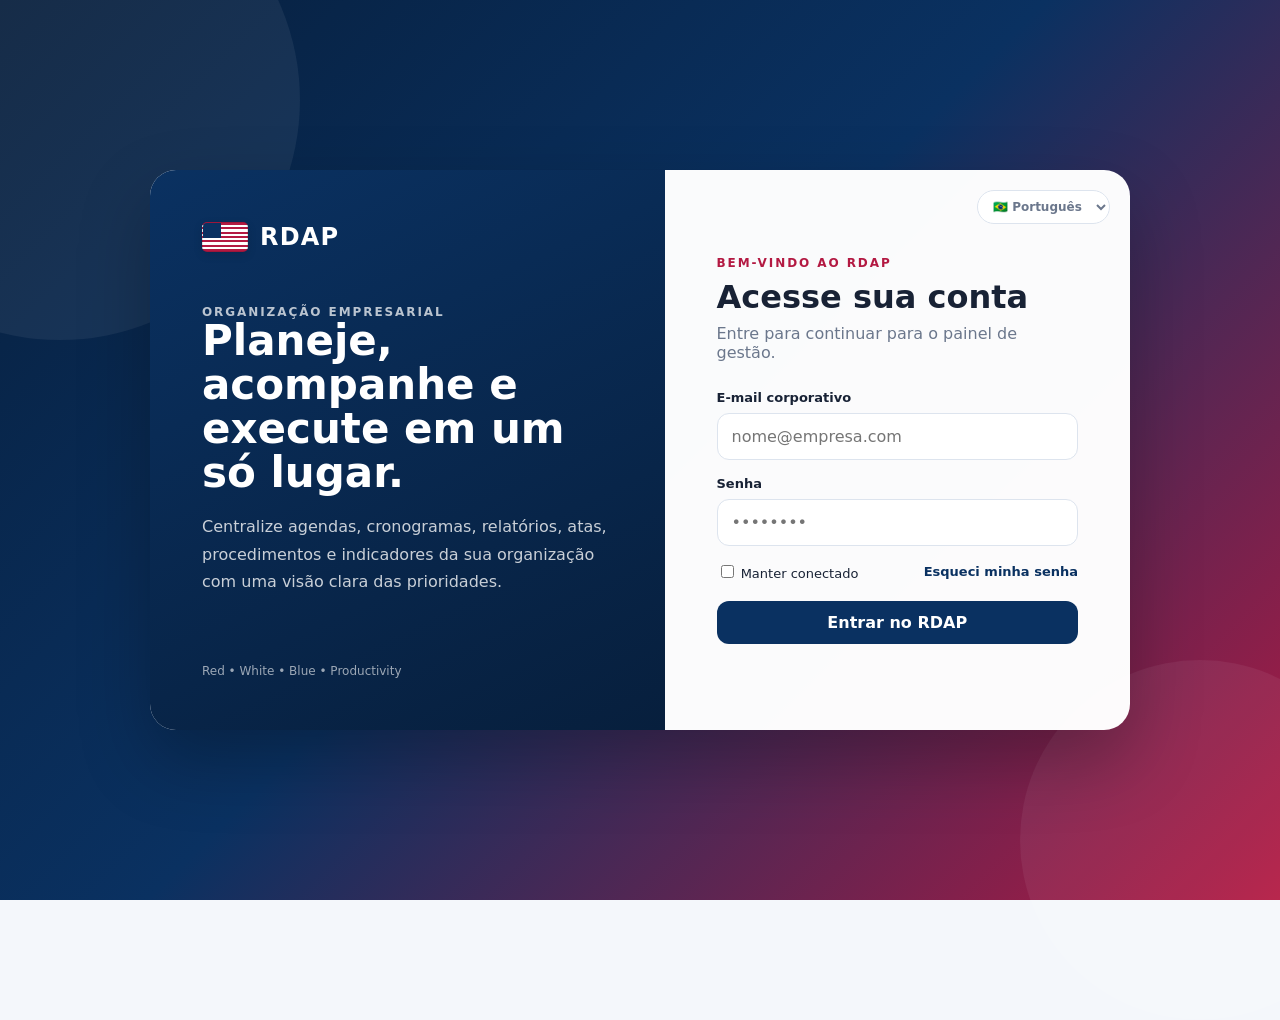
<file: index.html>
<!doctype html><html lang="pt-BR"><head><meta charset="utf-8"><meta name="viewport" content="width=device-width,initial-scale=1"><title>Entrar | RDAP</title><link rel="stylesheet" href="styles.css"></head><body class="login-body"><div class="login-card"><section class="login-hero"><div class="brand big"><div class="flag-logo"></div><span>RDAP</span></div><div class="hero-copy"><div class="eyebrow" style="color:#fff;opacity:.72">Organização empresarial</div><h1>Planeje, acompanhe e execute em um só lugar.</h1><p>Centralize agendas, cronogramas, relatórios, atas, procedimentos e indicadores da sua organização com uma visão clara das prioridades.</p></div><div style="font-size:12px;color:rgba(255,255,255,.6)">Red • White • Blue • Productivity</div></section><section class="login-form" style="position:relative"><div style="position:absolute;top:20px;right:20px"><select data-rdap-lang class="pill" style="cursor:pointer;font-weight:700"><option value="pt">🇧🇷 Português</option><option value="es">🇪🇸 Español</option><option value="en">🇺🇸 English</option></select></div><div class="eyebrow">Bem-vindo ao RDAP</div><h2>Acesse sua conta</h2><p>Entre para continuar para o painel de gestão.</p><form onsubmit="event.preventDefault();location.href='dashboard.html'"><div class="field"><label>E-mail corporativo</label><input type="email" placeholder="nome@empresa.com" required></div><div class="field"><label>Senha</label><input type="password" placeholder="••••••••" required></div><div style="display:flex;justify-content:space-between;gap:10px;align-items:center;margin:2px 0 20px;font-size:13px"><label><input type="checkbox"> Manter conectado</label><a href="#" style="color:var(--navy);font-weight:700">Esqueci minha senha</a></div><button class="btn btn-primary" style="width:100%">Entrar no RDAP</button></form></section></div><script src="app.js?v=20260920-2"></script></body></html>
</file>
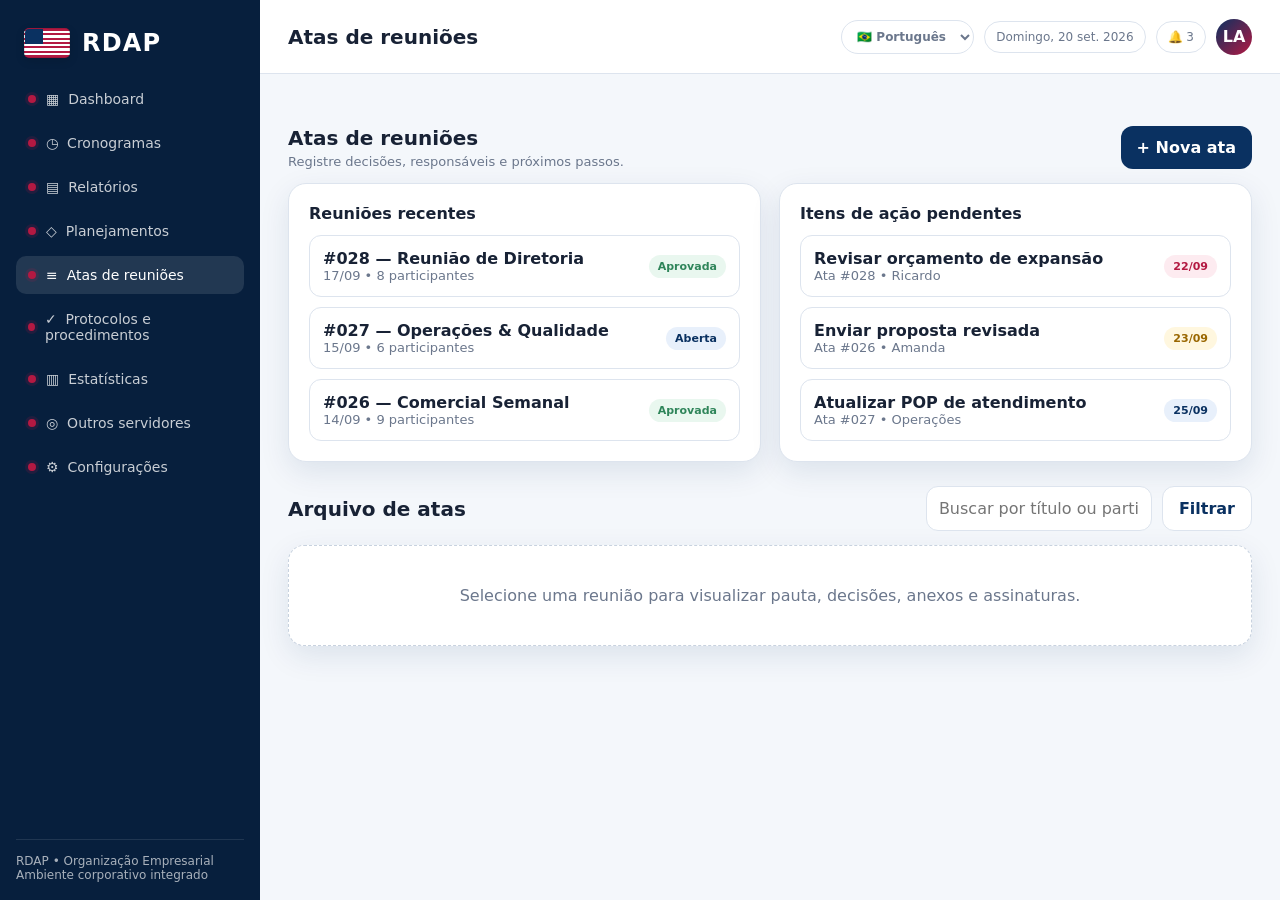
<file: atas-reunioes.html>
<!doctype html><html lang="pt-BR"><head><meta charset="utf-8"><meta name="viewport" content="width=device-width,initial-scale=1"><title>Atas de reuniões | RDAP</title><link rel="stylesheet" href="styles.css"></head><body>
<div class="app"><aside class="sidebar"><div class="brand big"><div class="flag-logo"></div><span>RDAP</span></div><nav class="nav"><a href="dashboard.html" class="" data-close-sidebar><span class="dot"></span><span>▦&nbsp; Dashboard</span></a><a href="cronogramas.html" class="" data-close-sidebar><span class="dot"></span><span>◷&nbsp; Cronogramas</span></a><a href="relatorios.html" class="" data-close-sidebar><span class="dot"></span><span>▤&nbsp; Relatórios</span></a><a href="planejamentos.html" class="" data-close-sidebar><span class="dot"></span><span>◇&nbsp; Planejamentos</span></a><a href="atas-reunioes.html" class="active" data-close-sidebar><span class="dot"></span><span>≡&nbsp; Atas de reuniões</span></a><a href="protocolos-procedimentos.html" class="" data-close-sidebar><span class="dot"></span><span>✓&nbsp; Protocolos e procedimentos</span></a><a href="estatisticas.html" class="" data-close-sidebar><span class="dot"></span><span>▥&nbsp; Estatísticas</span></a><a href="outros-servidores.html" class="" data-close-sidebar><span class="dot"></span><span>◎&nbsp; Outros servidores</span></a><a href="configuracoes.html" class="" data-close-sidebar><span class="dot"></span><span>⚙&nbsp; Configurações</span></a></nav><div class="sidebar-footer">RDAP • Organização Empresarial<br>Ambiente corporativo integrado</div></aside>
<main class="main"><header class="topbar"><div style="display:flex;align-items:center;gap:10px"><button class="btn btn-outline mobile-toggle" data-sidebar-toggle>☰</button><h1>Atas de reuniões</h1></div><div class="top-actions"><select data-rdap-lang class="pill" style="cursor:pointer;font-weight:700"><option value="pt">🇧🇷 Português</option><option value="es">🇪🇸 Español</option><option value="en">🇺🇸 English</option></select><span class="pill hide-mobile">Domingo, 20 set. 2026</span><span class="pill">🔔 3</span><div class="avatar">LA</div></div></header><section class="content"><div class="section-header"><div><h2>Atas de reuniões</h2><p>Registre decisões, responsáveis e próximos passos.</p></div><button class="btn btn-primary">+ Nova ata</button></div><div class="grid grid-2"><div class="card"><h3>Reuniões recentes</h3><div class="list"><div class="list-item"><div><b>#028 — Reunião de Diretoria</b><div class="subtle">17/09 • 8 participantes</div></div><span class="badge badge-green">Aprovada</span></div><div class="list-item"><div><b>#027 — Operações & Qualidade</b><div class="subtle">15/09 • 6 participantes</div></div><span class="badge badge-blue">Aberta</span></div><div class="list-item"><div><b>#026 — Comercial Semanal</b><div class="subtle">14/09 • 9 participantes</div></div><span class="badge badge-green">Aprovada</span></div></div></div><div class="card"><h3>Itens de ação pendentes</h3><div class="list"><div class="list-item"><div><b>Revisar orçamento de expansão</b><div class="subtle">Ata #028 • Ricardo</div></div><span class="badge badge-red">22/09</span></div><div class="list-item"><div><b>Enviar proposta revisada</b><div class="subtle">Ata #026 • Amanda</div></div><span class="badge badge-yellow">23/09</span></div><div class="list-item"><div><b>Atualizar POP de atendimento</b><div class="subtle">Ata #027 • Operações</div></div><span class="badge badge-blue">25/09</span></div></div></div></div><div class="section-header"><div><h2>Arquivo de atas</h2></div><div class="toolbar"><input class="search" placeholder="Buscar por título ou participante"><button class="btn btn-outline">Filtrar</button></div></div><div class="card empty">Selecione uma reunião para visualizar pauta, decisões, anexos e assinaturas.</div></section></main></div><script src="app.js?v=20260920-2"></script></body></html>
</file>
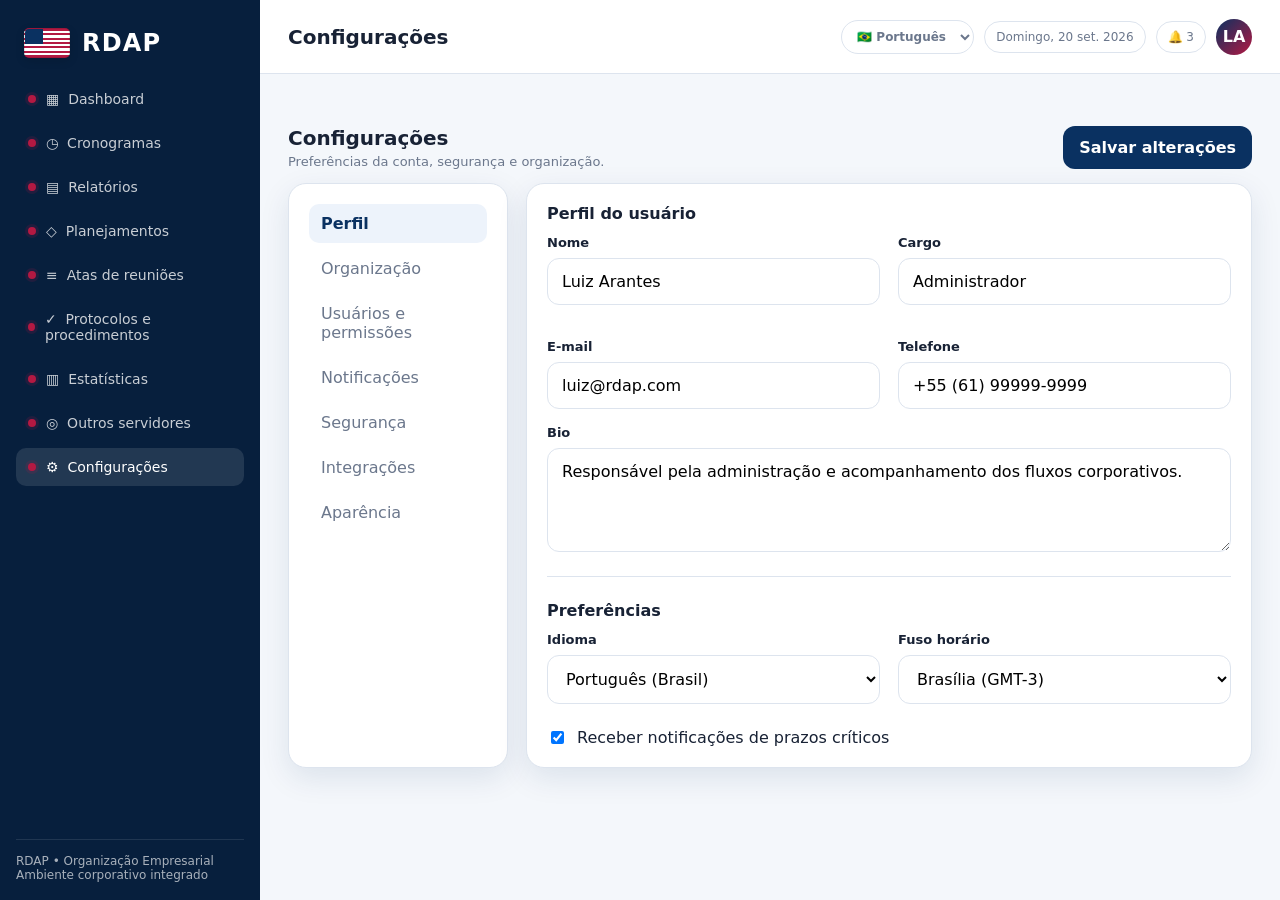
<file: configuracoes.html>
<!doctype html><html lang="pt-BR"><head><meta charset="utf-8"><meta name="viewport" content="width=device-width,initial-scale=1"><title>Configurações | RDAP</title><link rel="stylesheet" href="styles.css"></head><body>
<div class="app"><aside class="sidebar"><div class="brand big"><div class="flag-logo"></div><span>RDAP</span></div><nav class="nav"><a href="dashboard.html" class="" data-close-sidebar><span class="dot"></span><span>▦&nbsp; Dashboard</span></a><a href="cronogramas.html" class="" data-close-sidebar><span class="dot"></span><span>◷&nbsp; Cronogramas</span></a><a href="relatorios.html" class="" data-close-sidebar><span class="dot"></span><span>▤&nbsp; Relatórios</span></a><a href="planejamentos.html" class="" data-close-sidebar><span class="dot"></span><span>◇&nbsp; Planejamentos</span></a><a href="atas-reunioes.html" class="" data-close-sidebar><span class="dot"></span><span>≡&nbsp; Atas de reuniões</span></a><a href="protocolos-procedimentos.html" class="" data-close-sidebar><span class="dot"></span><span>✓&nbsp; Protocolos e procedimentos</span></a><a href="estatisticas.html" class="" data-close-sidebar><span class="dot"></span><span>▥&nbsp; Estatísticas</span></a><a href="outros-servidores.html" class="" data-close-sidebar><span class="dot"></span><span>◎&nbsp; Outros servidores</span></a><a href="configuracoes.html" class="active" data-close-sidebar><span class="dot"></span><span>⚙&nbsp; Configurações</span></a></nav><div class="sidebar-footer">RDAP • Organização Empresarial<br>Ambiente corporativo integrado</div></aside>
<main class="main"><header class="topbar"><div style="display:flex;align-items:center;gap:10px"><button class="btn btn-outline mobile-toggle" data-sidebar-toggle>☰</button><h1>Configurações</h1></div><div class="top-actions"><select data-rdap-lang class="pill" style="cursor:pointer;font-weight:700"><option value="pt">🇧🇷 Português</option><option value="es">🇪🇸 Español</option><option value="en">🇺🇸 English</option></select><span class="pill hide-mobile">Domingo, 20 set. 2026</span><span class="pill">🔔 3</span><div class="avatar">LA</div></div></header><section class="content"><div class="section-header"><div><h2>Configurações</h2><p>Preferências da conta, segurança e organização.</p></div><button class="btn btn-primary">Salvar alterações</button></div><div class="settings-grid"><div class="card settings-menu"><a class="active" href="#">Perfil</a><a href="#">Organização</a><a href="#">Usuários e permissões</a><a href="#">Notificações</a><a href="#">Segurança</a><a href="#">Integrações</a><a href="#">Aparência</a></div><div class="card"><h3>Perfil do usuário</h3><div class="grid grid-2"><div class="field"><label>Nome</label><input value="Luiz Arantes"></div><div class="field"><label>Cargo</label><input value="Administrador"></div><div class="field"><label>E-mail</label><input value="luiz@rdap.com"></div><div class="field"><label>Telefone</label><input value="+55 (61) 99999-9999"></div></div><div class="field"><label>Bio</label><textarea rows="4">Responsável pela administração e acompanhamento dos fluxos corporativos.</textarea></div><hr style="border:0;border-top:1px solid var(--line);margin:24px 0"><h3>Preferências</h3><div class="grid grid-2"><div class="field"><label>Idioma</label><select><option>Português (Brasil)</option><option>English (US)</option></select></div><div class="field"><label>Fuso horário</label><select><option>Brasília (GMT-3)</option><option>Eastern Time</option></select></div></div><label style="display:flex;gap:10px;align-items:center;margin-top:8px"><input type="checkbox" checked> Receber notificações de prazos críticos</label></div></div></section></main></div><script src="app.js?v=20260920-2"></script></body></html>
</file>
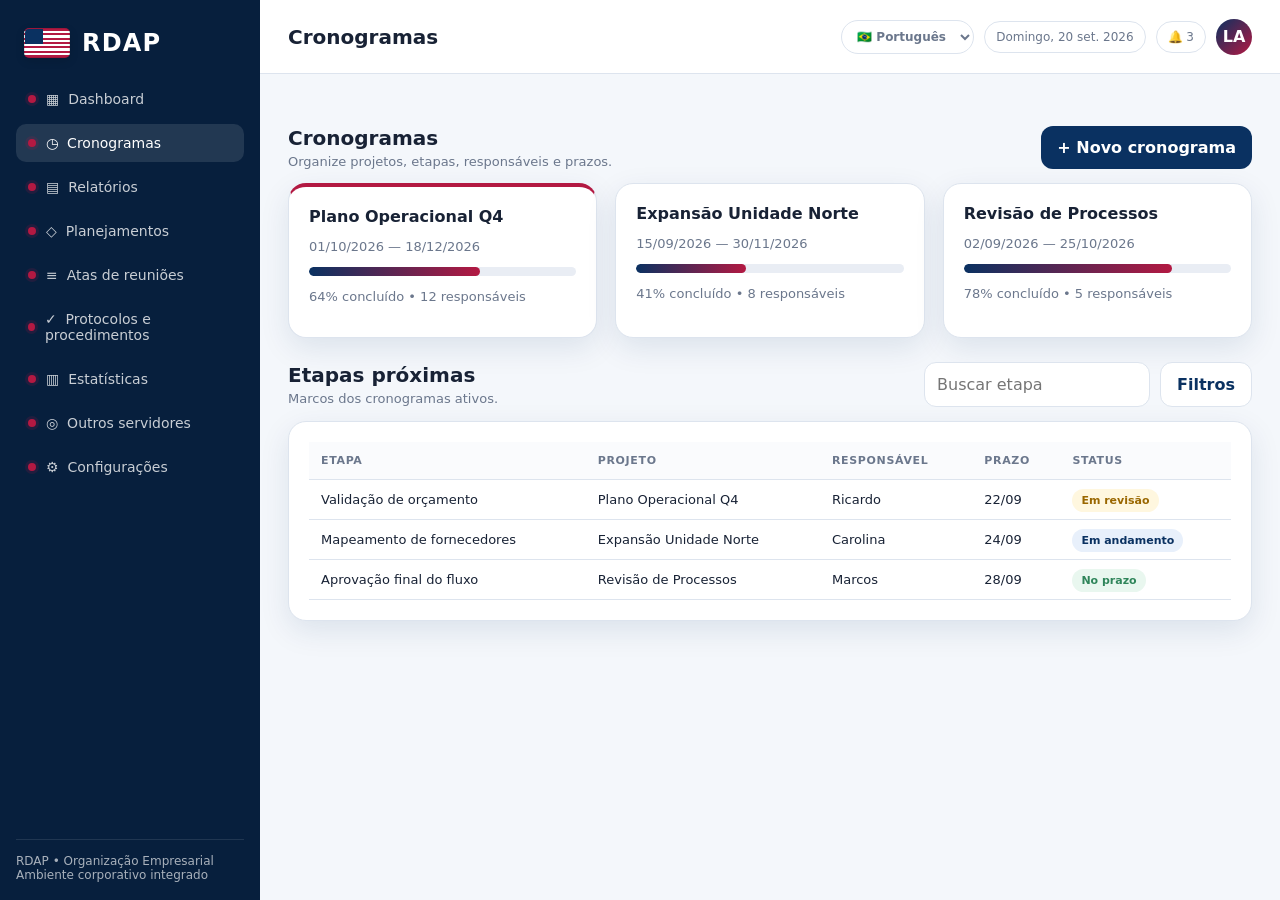
<file: cronogramas.html>
<!doctype html><html lang="pt-BR"><head><meta charset="utf-8"><meta name="viewport" content="width=device-width,initial-scale=1"><title>Cronogramas | RDAP</title><link rel="stylesheet" href="styles.css"></head><body>
<div class="app"><aside class="sidebar"><div class="brand big"><div class="flag-logo"></div><span>RDAP</span></div><nav class="nav"><a href="dashboard.html" class="" data-close-sidebar><span class="dot"></span><span>▦&nbsp; Dashboard</span></a><a href="cronogramas.html" class="active" data-close-sidebar><span class="dot"></span><span>◷&nbsp; Cronogramas</span></a><a href="relatorios.html" class="" data-close-sidebar><span class="dot"></span><span>▤&nbsp; Relatórios</span></a><a href="planejamentos.html" class="" data-close-sidebar><span class="dot"></span><span>◇&nbsp; Planejamentos</span></a><a href="atas-reunioes.html" class="" data-close-sidebar><span class="dot"></span><span>≡&nbsp; Atas de reuniões</span></a><a href="protocolos-procedimentos.html" class="" data-close-sidebar><span class="dot"></span><span>✓&nbsp; Protocolos e procedimentos</span></a><a href="estatisticas.html" class="" data-close-sidebar><span class="dot"></span><span>▥&nbsp; Estatísticas</span></a><a href="outros-servidores.html" class="" data-close-sidebar><span class="dot"></span><span>◎&nbsp; Outros servidores</span></a><a href="configuracoes.html" class="" data-close-sidebar><span class="dot"></span><span>⚙&nbsp; Configurações</span></a></nav><div class="sidebar-footer">RDAP • Organização Empresarial<br>Ambiente corporativo integrado</div></aside>
<main class="main"><header class="topbar"><div style="display:flex;align-items:center;gap:10px"><button class="btn btn-outline mobile-toggle" data-sidebar-toggle>☰</button><h1>Cronogramas</h1></div><div class="top-actions"><select data-rdap-lang class="pill" style="cursor:pointer;font-weight:700"><option value="pt">🇧🇷 Português</option><option value="es">🇪🇸 Español</option><option value="en">🇺🇸 English</option></select><span class="pill hide-mobile">Domingo, 20 set. 2026</span><span class="pill">🔔 3</span><div class="avatar">LA</div></div></header><section class="content"><div class="section-header"><div><h2>Cronogramas</h2><p>Organize projetos, etapas, responsáveis e prazos.</p></div><button class="btn btn-primary">+ Novo cronograma</button></div><div class="grid grid-3"><div class="card accent-top"><h3>Plano Operacional Q4</h3><p class="subtle">01/10/2026 — 18/12/2026</p><div class="progress"><span style="width:64%"></span></div><p class="subtle">64% concluído • 12 responsáveis</p></div><div class="card"><h3>Expansão Unidade Norte</h3><p class="subtle">15/09/2026 — 30/11/2026</p><div class="progress"><span style="width:41%"></span></div><p class="subtle">41% concluído • 8 responsáveis</p></div><div class="card"><h3>Revisão de Processos</h3><p class="subtle">02/09/2026 — 25/10/2026</p><div class="progress"><span style="width:78%"></span></div><p class="subtle">78% concluído • 5 responsáveis</p></div></div><div class="section-header"><div><h2>Etapas próximas</h2><p>Marcos dos cronogramas ativos.</p></div><div class="toolbar"><input class="search" placeholder="Buscar etapa"><button class="btn btn-outline">Filtros</button></div></div><div class="card table-wrap"><table class="table"><thead><tr><th>Etapa</th><th>Projeto</th><th>Responsável</th><th>Prazo</th><th>Status</th></tr></thead><tbody><tr><td>Validação de orçamento</td><td>Plano Operacional Q4</td><td>Ricardo</td><td>22/09</td><td><span class="badge badge-yellow">Em revisão</span></td></tr><tr><td>Mapeamento de fornecedores</td><td>Expansão Unidade Norte</td><td>Carolina</td><td>24/09</td><td><span class="badge badge-blue">Em andamento</span></td></tr><tr><td>Aprovação final do fluxo</td><td>Revisão de Processos</td><td>Marcos</td><td>28/09</td><td><span class="badge badge-green">No prazo</span></td></tr></tbody></table></div></section></main></div><script src="app.js?v=20260920-2"></script></body></html>
</file>
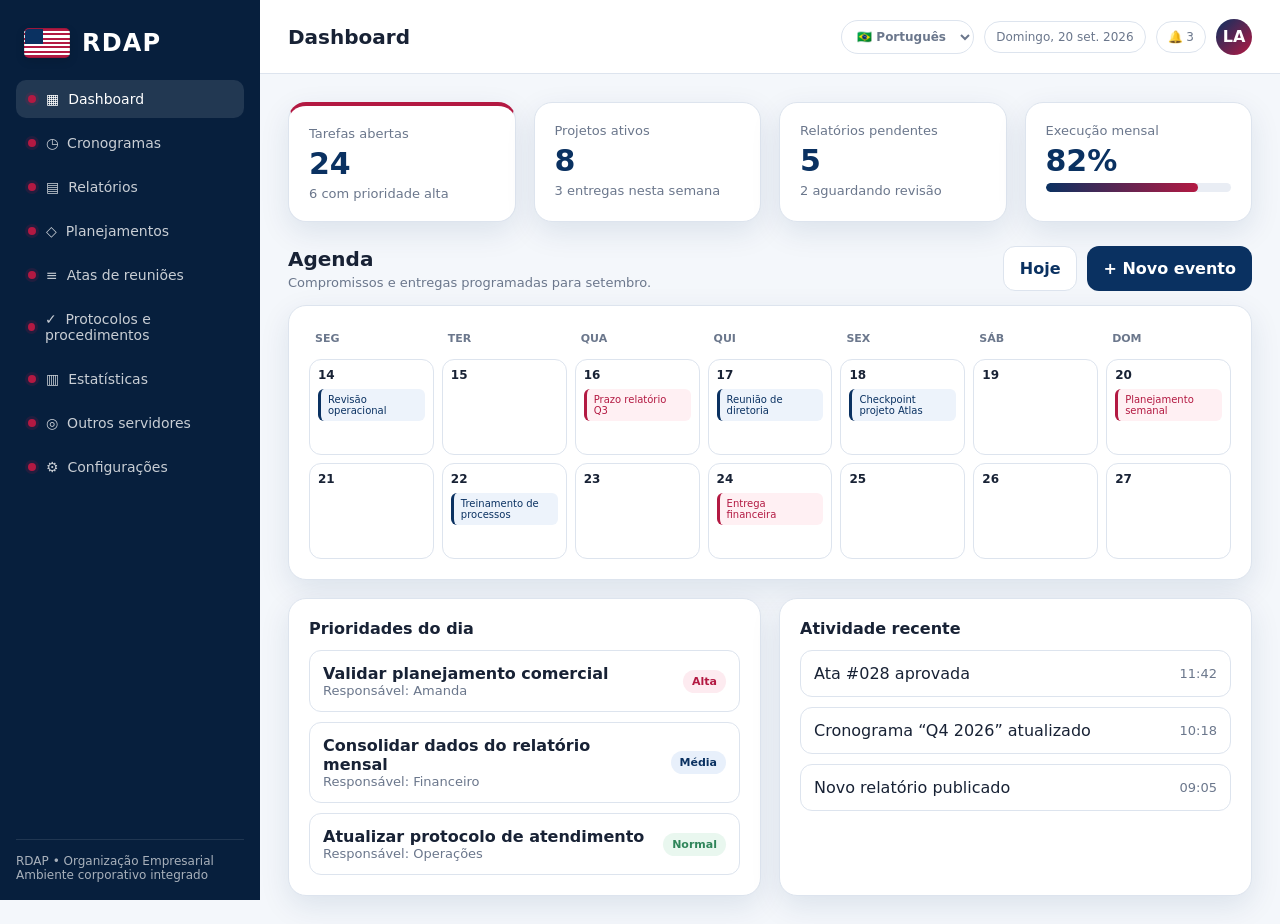
<file: dashboard.html>
<!doctype html><html lang="pt-BR"><head><meta charset="utf-8"><meta name="viewport" content="width=device-width,initial-scale=1"><title>Dashboard | RDAP</title><link rel="stylesheet" href="styles.css"></head><body>
<div class="app"><aside class="sidebar"><div class="brand big"><div class="flag-logo"></div><span>RDAP</span></div><nav class="nav"><a href="dashboard.html" class="active" data-close-sidebar><span class="dot"></span><span>▦&nbsp; Dashboard</span></a><a href="cronogramas.html" class="" data-close-sidebar><span class="dot"></span><span>◷&nbsp; Cronogramas</span></a><a href="relatorios.html" class="" data-close-sidebar><span class="dot"></span><span>▤&nbsp; Relatórios</span></a><a href="planejamentos.html" class="" data-close-sidebar><span class="dot"></span><span>◇&nbsp; Planejamentos</span></a><a href="atas-reunioes.html" class="" data-close-sidebar><span class="dot"></span><span>≡&nbsp; Atas de reuniões</span></a><a href="protocolos-procedimentos.html" class="" data-close-sidebar><span class="dot"></span><span>✓&nbsp; Protocolos e procedimentos</span></a><a href="estatisticas.html" class="" data-close-sidebar><span class="dot"></span><span>▥&nbsp; Estatísticas</span></a><a href="outros-servidores.html" class="" data-close-sidebar><span class="dot"></span><span>◎&nbsp; Outros servidores</span></a><a href="configuracoes.html" class="" data-close-sidebar><span class="dot"></span><span>⚙&nbsp; Configurações</span></a></nav><div class="sidebar-footer">RDAP • Organização Empresarial<br>Ambiente corporativo integrado</div></aside>
<main class="main"><header class="topbar"><div style="display:flex;align-items:center;gap:10px"><button class="btn btn-outline mobile-toggle" data-sidebar-toggle>☰</button><h1>Dashboard</h1></div><div class="top-actions"><select data-rdap-lang class="pill" style="cursor:pointer;font-weight:700"><option value="pt">🇧🇷 Português</option><option value="es">🇪🇸 Español</option><option value="en">🇺🇸 English</option></select><span class="pill hide-mobile">Domingo, 20 set. 2026</span><span class="pill">🔔 3</span><div class="avatar">LA</div></div></header><section class="content"><div class="grid grid-4"><div class="card accent-top"><div class="subtle">Tarefas abertas</div><div class="metric">24</div><div class="subtle">6 com prioridade alta</div></div><div class="card"><div class="subtle">Projetos ativos</div><div class="metric">8</div><div class="subtle">3 entregas nesta semana</div></div><div class="card"><div class="subtle">Relatórios pendentes</div><div class="metric">5</div><div class="subtle">2 aguardando revisão</div></div><div class="card"><div class="subtle">Execução mensal</div><div class="metric">82%</div><div class="progress"><span style="width:82%"></span></div></div></div>
<div class="section-header"><div><h2>Agenda</h2><p>Compromissos e entregas programadas para setembro.</p></div><div class="toolbar"><button class="btn btn-outline">Hoje</button><button class="btn btn-primary">+ Novo evento</button></div></div>
<div class="card"><div class="calendar"><div class="dayname">SEG</div><div class="dayname">TER</div><div class="dayname">QUA</div><div class="dayname">QUI</div><div class="dayname">SEX</div><div class="dayname">SÁB</div><div class="dayname">DOM</div>
<div class="day"><strong>14</strong><div class="event">Revisão operacional</div></div><div class="day"><strong>15</strong></div><div class="day"><strong>16</strong><div class="event red">Prazo relatório Q3</div></div><div class="day"><strong>17</strong><div class="event">Reunião de diretoria</div></div><div class="day"><strong>18</strong><div class="event">Checkpoint projeto Atlas</div></div><div class="day"><strong>19</strong></div><div class="day"><strong>20</strong><div class="event red">Planejamento semanal</div></div>
<div class="day"><strong>21</strong></div><div class="day"><strong>22</strong><div class="event">Treinamento de processos</div></div><div class="day"><strong>23</strong></div><div class="day"><strong>24</strong><div class="event red">Entrega financeira</div></div><div class="day"><strong>25</strong></div><div class="day"><strong>26</strong></div><div class="day"><strong>27</strong></div></div></div>
<div class="grid grid-2" style="margin-top:18px"><div class="card"><h3>Prioridades do dia</h3><div class="list"><div class="list-item"><div><b>Validar planejamento comercial</b><div class="subtle">Responsável: Amanda</div></div><span class="badge badge-red">Alta</span></div><div class="list-item"><div><b>Consolidar dados do relatório mensal</b><div class="subtle">Responsável: Financeiro</div></div><span class="badge badge-blue">Média</span></div><div class="list-item"><div><b>Atualizar protocolo de atendimento</b><div class="subtle">Responsável: Operações</div></div><span class="badge badge-green">Normal</span></div></div></div><div class="card"><h3>Atividade recente</h3><div class="list"><div class="list-item"><span>Ata #028 aprovada</span><span class="subtle">11:42</span></div><div class="list-item"><span>Cronograma “Q4 2026” atualizado</span><span class="subtle">10:18</span></div><div class="list-item"><span>Novo relatório publicado</span><span class="subtle">09:05</span></div></div></div></div></section></main></div><script src="app.js?v=20260920-2"></script></body></html>
</file>
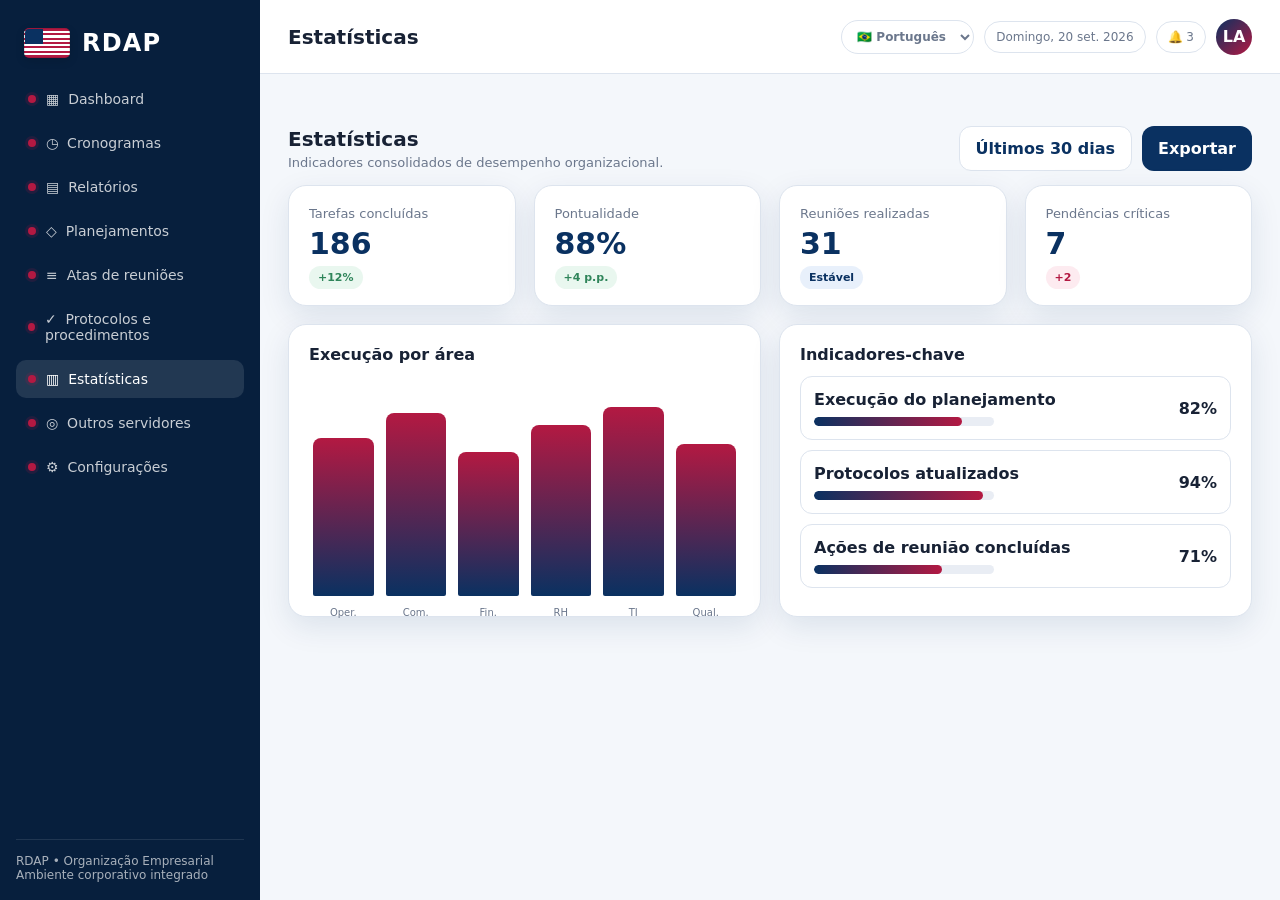
<file: estatisticas.html>
<!doctype html><html lang="pt-BR"><head><meta charset="utf-8"><meta name="viewport" content="width=device-width,initial-scale=1"><title>Estatísticas | RDAP</title><link rel="stylesheet" href="styles.css"></head><body>
<div class="app"><aside class="sidebar"><div class="brand big"><div class="flag-logo"></div><span>RDAP</span></div><nav class="nav"><a href="dashboard.html" class="" data-close-sidebar><span class="dot"></span><span>▦&nbsp; Dashboard</span></a><a href="cronogramas.html" class="" data-close-sidebar><span class="dot"></span><span>◷&nbsp; Cronogramas</span></a><a href="relatorios.html" class="" data-close-sidebar><span class="dot"></span><span>▤&nbsp; Relatórios</span></a><a href="planejamentos.html" class="" data-close-sidebar><span class="dot"></span><span>◇&nbsp; Planejamentos</span></a><a href="atas-reunioes.html" class="" data-close-sidebar><span class="dot"></span><span>≡&nbsp; Atas de reuniões</span></a><a href="protocolos-procedimentos.html" class="" data-close-sidebar><span class="dot"></span><span>✓&nbsp; Protocolos e procedimentos</span></a><a href="estatisticas.html" class="active" data-close-sidebar><span class="dot"></span><span>▥&nbsp; Estatísticas</span></a><a href="outros-servidores.html" class="" data-close-sidebar><span class="dot"></span><span>◎&nbsp; Outros servidores</span></a><a href="configuracoes.html" class="" data-close-sidebar><span class="dot"></span><span>⚙&nbsp; Configurações</span></a></nav><div class="sidebar-footer">RDAP • Organização Empresarial<br>Ambiente corporativo integrado</div></aside>
<main class="main"><header class="topbar"><div style="display:flex;align-items:center;gap:10px"><button class="btn btn-outline mobile-toggle" data-sidebar-toggle>☰</button><h1>Estatísticas</h1></div><div class="top-actions"><select data-rdap-lang class="pill" style="cursor:pointer;font-weight:700"><option value="pt">🇧🇷 Português</option><option value="es">🇪🇸 Español</option><option value="en">🇺🇸 English</option></select><span class="pill hide-mobile">Domingo, 20 set. 2026</span><span class="pill">🔔 3</span><div class="avatar">LA</div></div></header><section class="content"><div class="section-header"><div><h2>Estatísticas</h2><p>Indicadores consolidados de desempenho organizacional.</p></div><div class="toolbar"><button class="btn btn-outline">Últimos 30 dias</button><button class="btn btn-primary">Exportar</button></div></div><div class="grid grid-4"><div class="card"><div class="subtle">Tarefas concluídas</div><div class="metric">186</div><span class="badge badge-green">+12%</span></div><div class="card"><div class="subtle">Pontualidade</div><div class="metric">88%</div><span class="badge badge-green">+4 p.p.</span></div><div class="card"><div class="subtle">Reuniões realizadas</div><div class="metric">31</div><span class="badge badge-blue">Estável</span></div><div class="card"><div class="subtle">Pendências críticas</div><div class="metric">7</div><span class="badge badge-red">+2</span></div></div><div class="grid grid-2" style="margin-top:18px"><div class="card"><h3>Execução por área</h3><div class="chart"><div class="bar" style="height:76%"><span>Oper.</span></div><div class="bar" style="height:88%"><span>Com.</span></div><div class="bar" style="height:69%"><span>Fin.</span></div><div class="bar" style="height:82%"><span>RH</span></div><div class="bar" style="height:91%"><span>TI</span></div><div class="bar" style="height:73%"><span>Qual.</span></div></div></div><div class="card"><h3>Indicadores-chave</h3><div class="list"><div class="list-item"><div><b>Execução do planejamento</b><div class="progress" style="margin-top:8px;width:180px"><span style="width:82%"></span></div></div><b>82%</b></div><div class="list-item"><div><b>Protocolos atualizados</b><div class="progress" style="margin-top:8px;width:180px"><span style="width:94%"></span></div></div><b>94%</b></div><div class="list-item"><div><b>Ações de reunião concluídas</b><div class="progress" style="margin-top:8px;width:180px"><span style="width:71%"></span></div></div><b>71%</b></div></div></div></div></section></main></div><script src="app.js?v=20260920-2"></script></body></html>
</file>
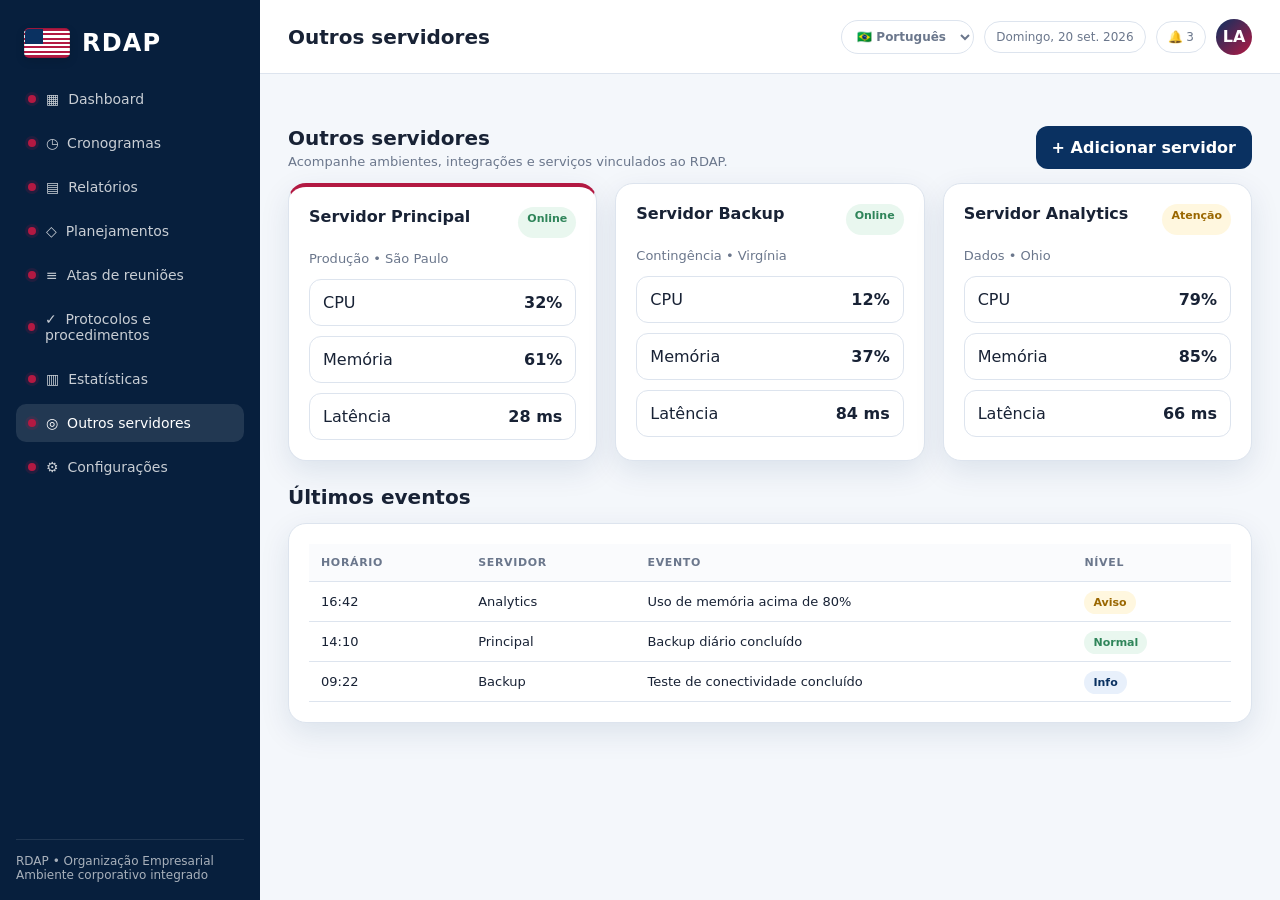
<file: outros-servidores.html>
<!doctype html><html lang="pt-BR"><head><meta charset="utf-8"><meta name="viewport" content="width=device-width,initial-scale=1"><title>Outros servidores | RDAP</title><link rel="stylesheet" href="styles.css"></head><body>
<div class="app"><aside class="sidebar"><div class="brand big"><div class="flag-logo"></div><span>RDAP</span></div><nav class="nav"><a href="dashboard.html" class="" data-close-sidebar><span class="dot"></span><span>▦&nbsp; Dashboard</span></a><a href="cronogramas.html" class="" data-close-sidebar><span class="dot"></span><span>◷&nbsp; Cronogramas</span></a><a href="relatorios.html" class="" data-close-sidebar><span class="dot"></span><span>▤&nbsp; Relatórios</span></a><a href="planejamentos.html" class="" data-close-sidebar><span class="dot"></span><span>◇&nbsp; Planejamentos</span></a><a href="atas-reunioes.html" class="" data-close-sidebar><span class="dot"></span><span>≡&nbsp; Atas de reuniões</span></a><a href="protocolos-procedimentos.html" class="" data-close-sidebar><span class="dot"></span><span>✓&nbsp; Protocolos e procedimentos</span></a><a href="estatisticas.html" class="" data-close-sidebar><span class="dot"></span><span>▥&nbsp; Estatísticas</span></a><a href="outros-servidores.html" class="active" data-close-sidebar><span class="dot"></span><span>◎&nbsp; Outros servidores</span></a><a href="configuracoes.html" class="" data-close-sidebar><span class="dot"></span><span>⚙&nbsp; Configurações</span></a></nav><div class="sidebar-footer">RDAP • Organização Empresarial<br>Ambiente corporativo integrado</div></aside>
<main class="main"><header class="topbar"><div style="display:flex;align-items:center;gap:10px"><button class="btn btn-outline mobile-toggle" data-sidebar-toggle>☰</button><h1>Outros servidores</h1></div><div class="top-actions"><select data-rdap-lang class="pill" style="cursor:pointer;font-weight:700"><option value="pt">🇧🇷 Português</option><option value="es">🇪🇸 Español</option><option value="en">🇺🇸 English</option></select><span class="pill hide-mobile">Domingo, 20 set. 2026</span><span class="pill">🔔 3</span><div class="avatar">LA</div></div></header><section class="content"><div class="section-header"><div><h2>Outros servidores</h2><p>Acompanhe ambientes, integrações e serviços vinculados ao RDAP.</p></div><button class="btn btn-primary">+ Adicionar servidor</button></div><div class="grid grid-3"><div class="card accent-top"><div style="display:flex;justify-content:space-between"><h3>Servidor Principal</h3><span class="badge badge-green">Online</span></div><p class="subtle">Produção • São Paulo</p><div class="list"><div class="list-item"><span>CPU</span><b>32%</b></div><div class="list-item"><span>Memória</span><b>61%</b></div><div class="list-item"><span>Latência</span><b>28 ms</b></div></div></div><div class="card"><div style="display:flex;justify-content:space-between"><h3>Servidor Backup</h3><span class="badge badge-green">Online</span></div><p class="subtle">Contingência • Virgínia</p><div class="list"><div class="list-item"><span>CPU</span><b>12%</b></div><div class="list-item"><span>Memória</span><b>37%</b></div><div class="list-item"><span>Latência</span><b>84 ms</b></div></div></div><div class="card"><div style="display:flex;justify-content:space-between"><h3>Servidor Analytics</h3><span class="badge badge-yellow">Atenção</span></div><p class="subtle">Dados • Ohio</p><div class="list"><div class="list-item"><span>CPU</span><b>79%</b></div><div class="list-item"><span>Memória</span><b>85%</b></div><div class="list-item"><span>Latência</span><b>66 ms</b></div></div></div></div><div class="section-header"><div><h2>Últimos eventos</h2></div></div><div class="card table-wrap"><table class="table"><thead><tr><th>Horário</th><th>Servidor</th><th>Evento</th><th>Nível</th></tr></thead><tbody><tr><td>16:42</td><td>Analytics</td><td>Uso de memória acima de 80%</td><td><span class="badge badge-yellow">Aviso</span></td></tr><tr><td>14:10</td><td>Principal</td><td>Backup diário concluído</td><td><span class="badge badge-green">Normal</span></td></tr><tr><td>09:22</td><td>Backup</td><td>Teste de conectividade concluído</td><td><span class="badge badge-blue">Info</span></td></tr></tbody></table></div></section></main></div><script src="app.js?v=20260920-2"></script></body></html>
</file>
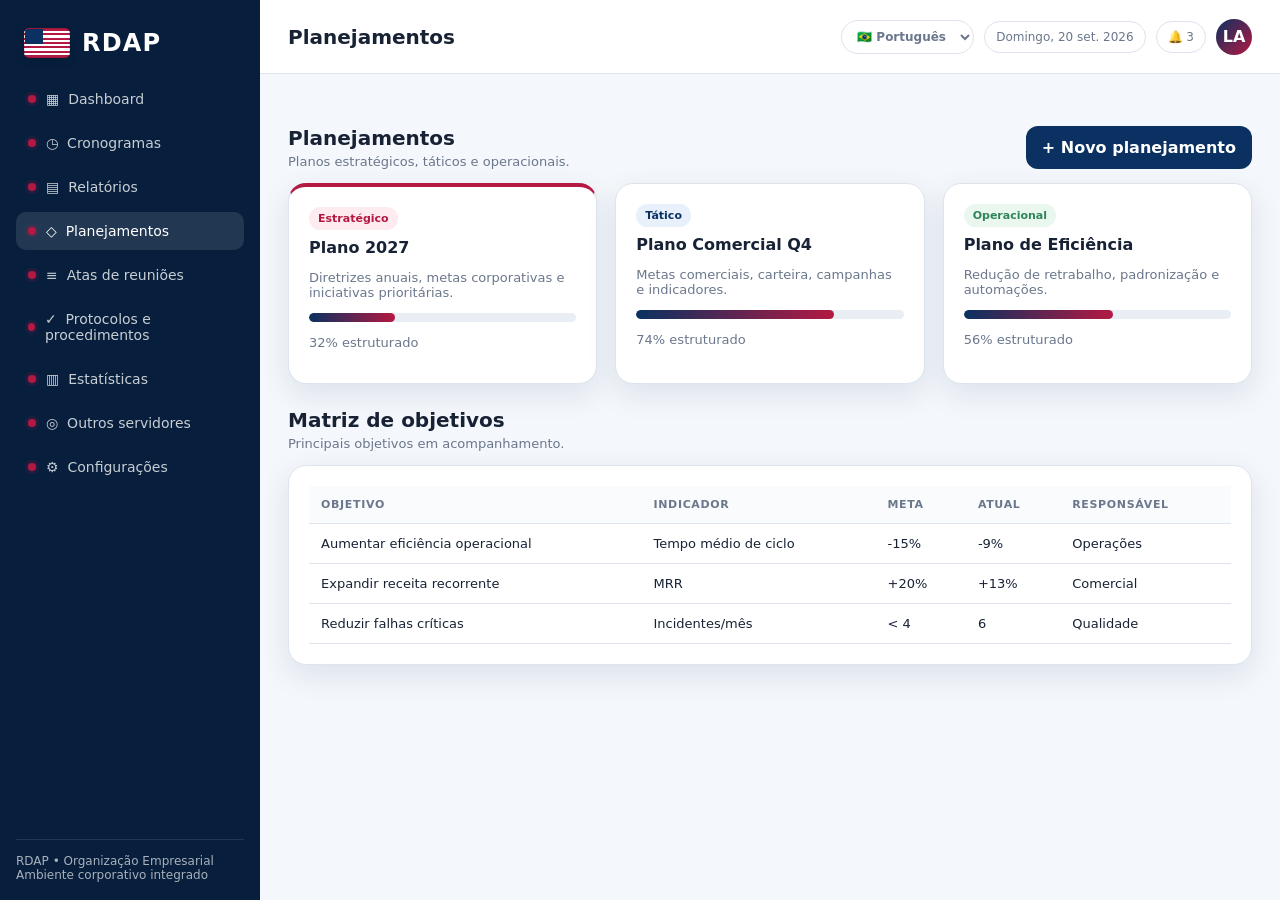
<file: planejamentos.html>
<!doctype html><html lang="pt-BR"><head><meta charset="utf-8"><meta name="viewport" content="width=device-width,initial-scale=1"><title>Planejamentos | RDAP</title><link rel="stylesheet" href="styles.css"></head><body>
<div class="app"><aside class="sidebar"><div class="brand big"><div class="flag-logo"></div><span>RDAP</span></div><nav class="nav"><a href="dashboard.html" class="" data-close-sidebar><span class="dot"></span><span>▦&nbsp; Dashboard</span></a><a href="cronogramas.html" class="" data-close-sidebar><span class="dot"></span><span>◷&nbsp; Cronogramas</span></a><a href="relatorios.html" class="" data-close-sidebar><span class="dot"></span><span>▤&nbsp; Relatórios</span></a><a href="planejamentos.html" class="active" data-close-sidebar><span class="dot"></span><span>◇&nbsp; Planejamentos</span></a><a href="atas-reunioes.html" class="" data-close-sidebar><span class="dot"></span><span>≡&nbsp; Atas de reuniões</span></a><a href="protocolos-procedimentos.html" class="" data-close-sidebar><span class="dot"></span><span>✓&nbsp; Protocolos e procedimentos</span></a><a href="estatisticas.html" class="" data-close-sidebar><span class="dot"></span><span>▥&nbsp; Estatísticas</span></a><a href="outros-servidores.html" class="" data-close-sidebar><span class="dot"></span><span>◎&nbsp; Outros servidores</span></a><a href="configuracoes.html" class="" data-close-sidebar><span class="dot"></span><span>⚙&nbsp; Configurações</span></a></nav><div class="sidebar-footer">RDAP • Organização Empresarial<br>Ambiente corporativo integrado</div></aside>
<main class="main"><header class="topbar"><div style="display:flex;align-items:center;gap:10px"><button class="btn btn-outline mobile-toggle" data-sidebar-toggle>☰</button><h1>Planejamentos</h1></div><div class="top-actions"><select data-rdap-lang class="pill" style="cursor:pointer;font-weight:700"><option value="pt">🇧🇷 Português</option><option value="es">🇪🇸 Español</option><option value="en">🇺🇸 English</option></select><span class="pill hide-mobile">Domingo, 20 set. 2026</span><span class="pill">🔔 3</span><div class="avatar">LA</div></div></header><section class="content"><div class="section-header"><div><h2>Planejamentos</h2><p>Planos estratégicos, táticos e operacionais.</p></div><button class="btn btn-primary">+ Novo planejamento</button></div><div class="grid grid-3"><div class="card accent-top"><span class="badge badge-red">Estratégico</span><h3 style="margin-top:12px">Plano 2027</h3><p class="subtle">Diretrizes anuais, metas corporativas e iniciativas prioritárias.</p><div class="progress"><span style="width:32%"></span></div><p class="subtle">32% estruturado</p></div><div class="card"><span class="badge badge-blue">Tático</span><h3 style="margin-top:12px">Plano Comercial Q4</h3><p class="subtle">Metas comerciais, carteira, campanhas e indicadores.</p><div class="progress"><span style="width:74%"></span></div><p class="subtle">74% estruturado</p></div><div class="card"><span class="badge badge-green">Operacional</span><h3 style="margin-top:12px">Plano de Eficiência</h3><p class="subtle">Redução de retrabalho, padronização e automações.</p><div class="progress"><span style="width:56%"></span></div><p class="subtle">56% estruturado</p></div></div><div class="section-header"><div><h2>Matriz de objetivos</h2><p>Principais objetivos em acompanhamento.</p></div></div><div class="card table-wrap"><table class="table"><thead><tr><th>Objetivo</th><th>Indicador</th><th>Meta</th><th>Atual</th><th>Responsável</th></tr></thead><tbody><tr><td>Aumentar eficiência operacional</td><td>Tempo médio de ciclo</td><td>-15%</td><td>-9%</td><td>Operações</td></tr><tr><td>Expandir receita recorrente</td><td>MRR</td><td>+20%</td><td>+13%</td><td>Comercial</td></tr><tr><td>Reduzir falhas críticas</td><td>Incidentes/mês</td><td>&lt; 4</td><td>6</td><td>Qualidade</td></tr></tbody></table></div></section></main></div><script src="app.js?v=20260920-2"></script></body></html>
</file>
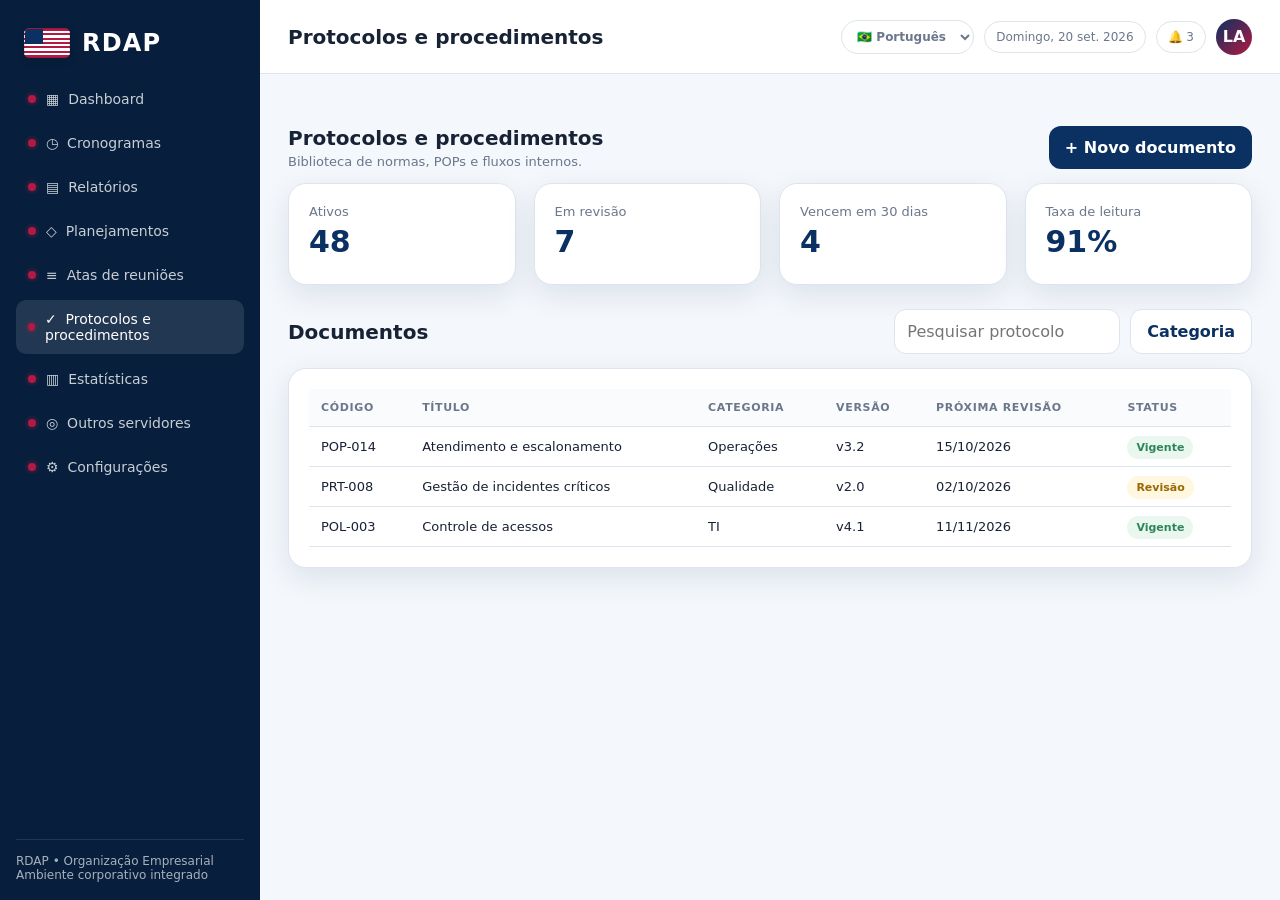
<file: protocolos-procedimentos.html>
<!doctype html><html lang="pt-BR"><head><meta charset="utf-8"><meta name="viewport" content="width=device-width,initial-scale=1"><title>Protocolos e procedimentos | RDAP</title><link rel="stylesheet" href="styles.css"></head><body>
<div class="app"><aside class="sidebar"><div class="brand big"><div class="flag-logo"></div><span>RDAP</span></div><nav class="nav"><a href="dashboard.html" class="" data-close-sidebar><span class="dot"></span><span>▦&nbsp; Dashboard</span></a><a href="cronogramas.html" class="" data-close-sidebar><span class="dot"></span><span>◷&nbsp; Cronogramas</span></a><a href="relatorios.html" class="" data-close-sidebar><span class="dot"></span><span>▤&nbsp; Relatórios</span></a><a href="planejamentos.html" class="" data-close-sidebar><span class="dot"></span><span>◇&nbsp; Planejamentos</span></a><a href="atas-reunioes.html" class="" data-close-sidebar><span class="dot"></span><span>≡&nbsp; Atas de reuniões</span></a><a href="protocolos-procedimentos.html" class="active" data-close-sidebar><span class="dot"></span><span>✓&nbsp; Protocolos e procedimentos</span></a><a href="estatisticas.html" class="" data-close-sidebar><span class="dot"></span><span>▥&nbsp; Estatísticas</span></a><a href="outros-servidores.html" class="" data-close-sidebar><span class="dot"></span><span>◎&nbsp; Outros servidores</span></a><a href="configuracoes.html" class="" data-close-sidebar><span class="dot"></span><span>⚙&nbsp; Configurações</span></a></nav><div class="sidebar-footer">RDAP • Organização Empresarial<br>Ambiente corporativo integrado</div></aside>
<main class="main"><header class="topbar"><div style="display:flex;align-items:center;gap:10px"><button class="btn btn-outline mobile-toggle" data-sidebar-toggle>☰</button><h1>Protocolos e procedimentos</h1></div><div class="top-actions"><select data-rdap-lang class="pill" style="cursor:pointer;font-weight:700"><option value="pt">🇧🇷 Português</option><option value="es">🇪🇸 Español</option><option value="en">🇺🇸 English</option></select><span class="pill hide-mobile">Domingo, 20 set. 2026</span><span class="pill">🔔 3</span><div class="avatar">LA</div></div></header><section class="content"><div class="section-header"><div><h2>Protocolos e procedimentos</h2><p>Biblioteca de normas, POPs e fluxos internos.</p></div><button class="btn btn-primary">+ Novo documento</button></div><div class="grid grid-4"><div class="card"><div class="subtle">Ativos</div><div class="metric">48</div></div><div class="card"><div class="subtle">Em revisão</div><div class="metric">7</div></div><div class="card"><div class="subtle">Vencem em 30 dias</div><div class="metric">4</div></div><div class="card"><div class="subtle">Taxa de leitura</div><div class="metric">91%</div></div></div><div class="section-header"><div><h2>Documentos</h2></div><div class="toolbar"><input class="search" placeholder="Pesquisar protocolo"><button class="btn btn-outline">Categoria</button></div></div><div class="card table-wrap"><table class="table"><thead><tr><th>Código</th><th>Título</th><th>Categoria</th><th>Versão</th><th>Próxima revisão</th><th>Status</th></tr></thead><tbody><tr><td>POP-014</td><td>Atendimento e escalonamento</td><td>Operações</td><td>v3.2</td><td>15/10/2026</td><td><span class="badge badge-green">Vigente</span></td></tr><tr><td>PRT-008</td><td>Gestão de incidentes críticos</td><td>Qualidade</td><td>v2.0</td><td>02/10/2026</td><td><span class="badge badge-yellow">Revisão</span></td></tr><tr><td>POL-003</td><td>Controle de acessos</td><td>TI</td><td>v4.1</td><td>11/11/2026</td><td><span class="badge badge-green">Vigente</span></td></tr></tbody></table></div></section></main></div><script src="app.js?v=20260920-2"></script></body></html>
</file>
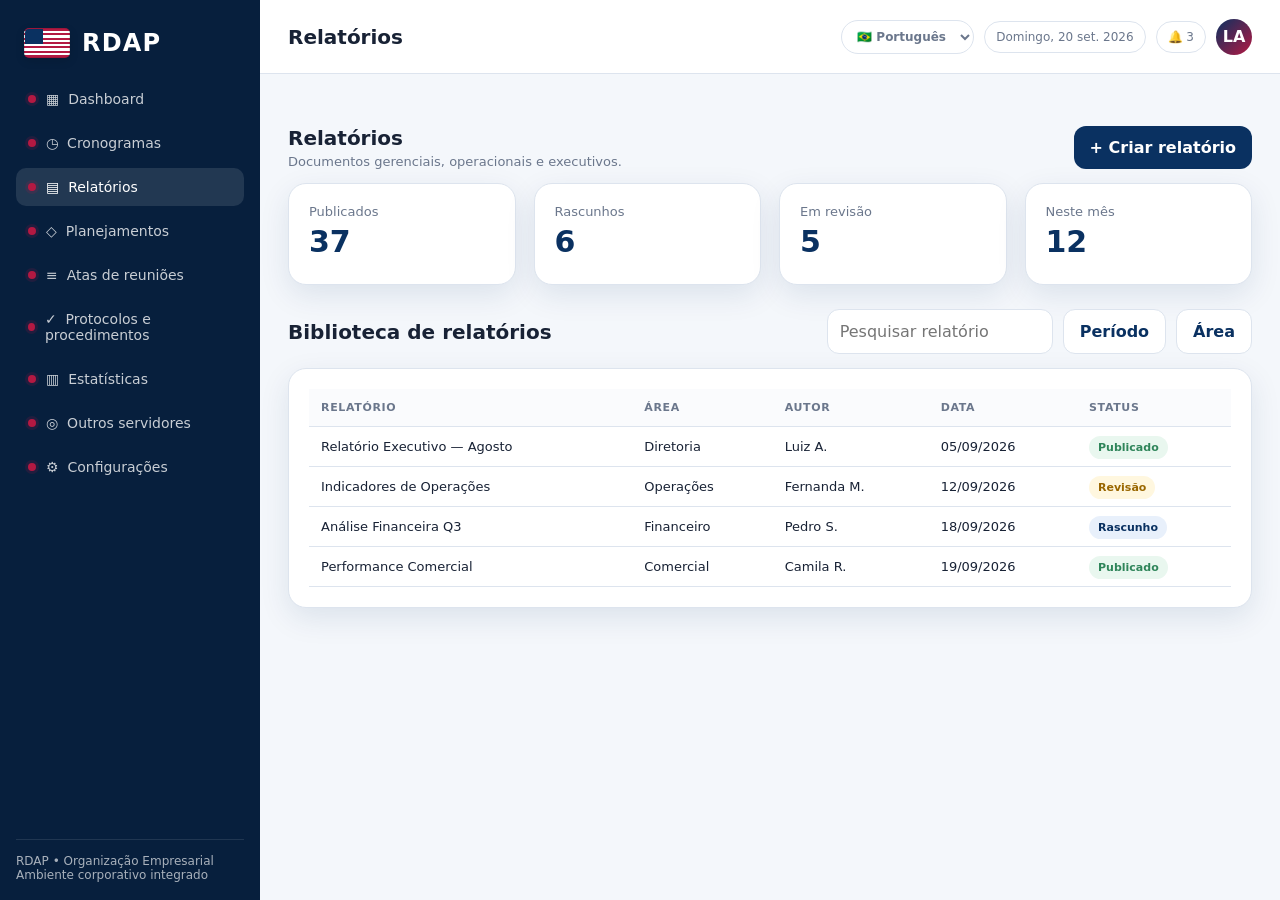
<file: relatorios.html>
<!doctype html><html lang="pt-BR"><head><meta charset="utf-8"><meta name="viewport" content="width=device-width,initial-scale=1"><title>Relatórios | RDAP</title><link rel="stylesheet" href="styles.css"></head><body>
<div class="app"><aside class="sidebar"><div class="brand big"><div class="flag-logo"></div><span>RDAP</span></div><nav class="nav"><a href="dashboard.html" class="" data-close-sidebar><span class="dot"></span><span>▦&nbsp; Dashboard</span></a><a href="cronogramas.html" class="" data-close-sidebar><span class="dot"></span><span>◷&nbsp; Cronogramas</span></a><a href="relatorios.html" class="active" data-close-sidebar><span class="dot"></span><span>▤&nbsp; Relatórios</span></a><a href="planejamentos.html" class="" data-close-sidebar><span class="dot"></span><span>◇&nbsp; Planejamentos</span></a><a href="atas-reunioes.html" class="" data-close-sidebar><span class="dot"></span><span>≡&nbsp; Atas de reuniões</span></a><a href="protocolos-procedimentos.html" class="" data-close-sidebar><span class="dot"></span><span>✓&nbsp; Protocolos e procedimentos</span></a><a href="estatisticas.html" class="" data-close-sidebar><span class="dot"></span><span>▥&nbsp; Estatísticas</span></a><a href="outros-servidores.html" class="" data-close-sidebar><span class="dot"></span><span>◎&nbsp; Outros servidores</span></a><a href="configuracoes.html" class="" data-close-sidebar><span class="dot"></span><span>⚙&nbsp; Configurações</span></a></nav><div class="sidebar-footer">RDAP • Organização Empresarial<br>Ambiente corporativo integrado</div></aside>
<main class="main"><header class="topbar"><div style="display:flex;align-items:center;gap:10px"><button class="btn btn-outline mobile-toggle" data-sidebar-toggle>☰</button><h1>Relatórios</h1></div><div class="top-actions"><select data-rdap-lang class="pill" style="cursor:pointer;font-weight:700"><option value="pt">🇧🇷 Português</option><option value="es">🇪🇸 Español</option><option value="en">🇺🇸 English</option></select><span class="pill hide-mobile">Domingo, 20 set. 2026</span><span class="pill">🔔 3</span><div class="avatar">LA</div></div></header><section class="content"><div class="section-header"><div><h2>Relatórios</h2><p>Documentos gerenciais, operacionais e executivos.</p></div><button class="btn btn-primary">+ Criar relatório</button></div><div class="grid grid-4"><div class="card"><div class="subtle">Publicados</div><div class="metric">37</div></div><div class="card"><div class="subtle">Rascunhos</div><div class="metric">6</div></div><div class="card"><div class="subtle">Em revisão</div><div class="metric">5</div></div><div class="card"><div class="subtle">Neste mês</div><div class="metric">12</div></div></div><div class="section-header"><div><h2>Biblioteca de relatórios</h2></div><div class="toolbar"><input class="search" placeholder="Pesquisar relatório"><button class="btn btn-outline">Período</button><button class="btn btn-outline">Área</button></div></div><div class="card table-wrap"><table class="table"><thead><tr><th>Relatório</th><th>Área</th><th>Autor</th><th>Data</th><th>Status</th></tr></thead><tbody><tr><td>Relatório Executivo — Agosto</td><td>Diretoria</td><td>Luiz A.</td><td>05/09/2026</td><td><span class="badge badge-green">Publicado</span></td></tr><tr><td>Indicadores de Operações</td><td>Operações</td><td>Fernanda M.</td><td>12/09/2026</td><td><span class="badge badge-yellow">Revisão</span></td></tr><tr><td>Análise Financeira Q3</td><td>Financeiro</td><td>Pedro S.</td><td>18/09/2026</td><td><span class="badge badge-blue">Rascunho</span></td></tr><tr><td>Performance Comercial</td><td>Comercial</td><td>Camila R.</td><td>19/09/2026</td><td><span class="badge badge-green">Publicado</span></td></tr></tbody></table></div></section></main></div><script src="app.js?v=20260920-2"></script></body></html>
</file>
<file: styles.css>
:root{--navy:#0A3161;--navy-2:#071f3d;--red:#B31942;--red-2:#8e1435;--white:#ffffff;--bg:#f4f7fb;--card:#ffffff;--text:#182235;--muted:#6b778c;--line:#dde4ee;--success:#2f855a;--warning:#d69e2e;--shadow:0 10px 30px rgba(10,49,97,.10);--radius:18px}*{box-sizing:border-box}html,body{margin:0;padding:0;font-family:Inter,system-ui,-apple-system,BlinkMacSystemFont,"Segoe UI",sans-serif;background:var(--bg);color:var(--text)}a{text-decoration:none;color:inherit}button,input,select,textarea{font:inherit}body{min-height:100vh}.login-body{background:linear-gradient(135deg,var(--navy-2),var(--navy) 48%,var(--red));display:grid;place-items:center;padding:24px;position:relative;overflow:hidden}.login-body:before,.login-body:after{content:"";position:absolute;border-radius:50%;background:rgba(255,255,255,.06)}.login-body:before{width:480px;height:480px;left:-180px;top:-140px}.login-body:after{width:360px;height:360px;right:-100px;bottom:-120px}.login-card{position:relative;z-index:2;width:min(980px,100%);display:grid;grid-template-columns:1.05fr .95fr;background:rgba(255,255,255,.98);border-radius:26px;overflow:hidden;box-shadow:0 30px 70px rgba(0,0,0,.25)}.login-hero{padding:52px;background:linear-gradient(155deg,var(--navy),var(--navy-2));color:#fff;display:flex;flex-direction:column;justify-content:space-between;min-height:560px}.login-form{padding:52px;display:flex;flex-direction:column;justify-content:center}.brand{display:flex;align-items:center;gap:12px;font-weight:800;letter-spacing:.05em}.flag-logo{width:46px;height:30px;border-radius:5px;overflow:hidden;border:1px solid rgba(0,0,0,.12);box-shadow:0 3px 10px rgba(0,0,0,.12);position:relative;background:repeating-linear-gradient(to bottom,#B31942 0 7.69%,#fff 7.69% 15.38%)}.flag-logo:before{content:"";position:absolute;left:0;top:0;width:42%;height:54%;background:#0A3161}.brand.big{font-size:24px}.hero-copy h1{font-size:42px;line-height:1.05;margin:0 0 18px}.hero-copy p{color:rgba(255,255,255,.78);line-height:1.7;max-width:440px}.eyebrow{font-size:12px;text-transform:uppercase;letter-spacing:.16em;font-weight:800;color:var(--red)}.login-form h2{font-size:32px;margin:8px 0}.login-form p{color:var(--muted);margin:0 0 28px}.field{display:flex;flex-direction:column;gap:8px;margin-bottom:16px}.field label{font-size:13px;font-weight:700}.field input,.field select,.field textarea{border:1px solid var(--line);border-radius:12px;padding:13px 14px;background:#fff;outline:none}.field input:focus,.field select:focus,.field textarea:focus{border-color:var(--navy);box-shadow:0 0 0 3px rgba(10,49,97,.08)}.btn{border:0;border-radius:12px;padding:12px 16px;font-weight:800;cursor:pointer;display:inline-flex;align-items:center;justify-content:center;gap:8px}.btn-primary{background:var(--navy);color:#fff}.btn-primary:hover{background:var(--navy-2)}.btn-red{background:var(--red);color:#fff}.btn-outline{background:#fff;color:var(--navy);border:1px solid var(--line)}.app{display:grid;grid-template-columns:260px 1fr;min-height:100vh}.sidebar{background:var(--navy-2);color:#fff;padding:22px 16px;position:sticky;top:0;height:100vh}.sidebar .brand{padding:6px 8px 22px}.nav{display:flex;flex-direction:column;gap:6px}.nav a{padding:11px 12px;border-radius:10px;color:rgba(255,255,255,.78);display:flex;align-items:center;gap:10px;font-size:14px}.nav a:hover,.nav a.active{background:rgba(255,255,255,.11);color:#fff}.nav .dot{width:8px;height:8px;border-radius:50%;background:var(--red);box-shadow:0 0 0 3px rgba(179,25,66,.15)}.sidebar-footer{position:absolute;left:16px;right:16px;bottom:18px;border-top:1px solid rgba(255,255,255,.1);padding-top:14px;color:rgba(255,255,255,.65);font-size:12px}.main{min-width:0}.topbar{height:74px;background:#fff;border-bottom:1px solid var(--line);display:flex;align-items:center;justify-content:space-between;padding:0 28px;position:sticky;top:0;z-index:10}.topbar h1{font-size:20px;margin:0}.top-actions{display:flex;align-items:center;gap:10px}.pill{border:1px solid var(--line);padding:8px 11px;border-radius:999px;font-size:12px;color:var(--muted);background:#fff}.avatar{width:36px;height:36px;border-radius:50%;background:linear-gradient(135deg,var(--navy),var(--red));color:white;display:grid;place-items:center;font-weight:800}.content{padding:28px}.grid{display:grid;gap:18px}.grid-4{grid-template-columns:repeat(4,1fr)}.grid-3{grid-template-columns:repeat(3,1fr)}.grid-2{grid-template-columns:repeat(2,1fr)}.card{background:var(--card);border:1px solid var(--line);border-radius:var(--radius);box-shadow:var(--shadow);padding:20px}.card h3{margin:0 0 12px;font-size:16px}.metric{font-size:30px;font-weight:800;color:var(--navy);margin:5px 0}.subtle{color:var(--muted);font-size:13px}.accent-top{border-top:4px solid var(--red)}.section-header{display:flex;justify-content:space-between;gap:12px;align-items:center;margin:24px 0 14px}.section-header h2{margin:0;font-size:20px}.section-header p{margin:4px 0 0;color:var(--muted);font-size:13px}.list{display:flex;flex-direction:column;gap:10px}.list-item{padding:13px;border:1px solid var(--line);border-radius:12px;display:flex;justify-content:space-between;gap:12px;align-items:center}.badge{font-size:11px;border-radius:999px;padding:5px 9px;font-weight:800}.badge-blue{background:#e8f0fb;color:var(--navy)}.badge-red{background:#fdebf0;color:var(--red)}.badge-green{background:#e9f7ef;color:var(--success)}.badge-yellow{background:#fff7df;color:#9a6700}.calendar{display:grid;grid-template-columns:repeat(7,1fr);gap:8px}.calendar .dayname{font-size:11px;font-weight:800;color:var(--muted);padding:6px}.calendar .day{min-height:96px;background:#fff;border:1px solid var(--line);border-radius:12px;padding:8px;font-size:12px}.calendar .day strong{display:block;margin-bottom:7px}.event{background:#edf3fb;color:var(--navy);border-left:3px solid var(--navy);padding:5px 7px;border-radius:6px;margin-top:5px;font-size:10px}.event.red{background:#fff0f3;color:var(--red);border-color:var(--red)}.table-wrap{overflow:auto}.table{width:100%;border-collapse:collapse;font-size:13px}.table th,.table td{text-align:left;padding:12px;border-bottom:1px solid var(--line)}.table th{color:var(--muted);font-size:11px;text-transform:uppercase;letter-spacing:.06em;background:#fafbfd}.progress{height:9px;background:#e9edf4;border-radius:99px;overflow:hidden}.progress span{display:block;height:100%;background:linear-gradient(90deg,var(--navy),var(--red));border-radius:99px}.toolbar{display:flex;gap:10px;flex-wrap:wrap}.search{border:1px solid var(--line);border-radius:12px;padding:10px 12px;background:#fff;min-width:220px}.empty{padding:40px;text-align:center;border:1px dashed #c8d2df;border-radius:16px;color:var(--muted)}.chart{height:220px;display:flex;align-items:flex-end;gap:12px;padding:12px 4px 0}.bar{flex:1;background:linear-gradient(180deg,var(--red),var(--navy));border-radius:8px 8px 2px 2px;min-width:24px;position:relative}.bar span{position:absolute;bottom:-22px;left:50%;transform:translateX(-50%);font-size:10px;color:var(--muted)}.settings-grid{display:grid;grid-template-columns:220px 1fr;gap:18px}.settings-menu{display:flex;flex-direction:column;gap:6px}.settings-menu a{padding:10px 12px;border-radius:10px;color:var(--muted)}.settings-menu a.active{background:#edf3fb;color:var(--navy);font-weight:800}.mobile-toggle{display:none}@media(max-width:1050px){.grid-4{grid-template-columns:repeat(2,1fr)}.grid-3{grid-template-columns:repeat(2,1fr)}.app{grid-template-columns:220px 1fr}.sidebar{padding-left:12px;padding-right:12px}}@media(max-width:760px){.login-card{grid-template-columns:1fr}.login-hero{display:none}.login-form{padding:32px}.app{display:block}.sidebar{position:fixed;left:-280px;top:0;width:260px;z-index:40;transition:.25s}.sidebar.open{left:0}.main{width:100%}.mobile-toggle{display:inline-flex}.topbar{padding:0 16px}.content{padding:18px}.grid-4,.grid-3,.grid-2,.settings-grid{grid-template-columns:1fr}.calendar{grid-template-columns:repeat(2,1fr)}.calendar .dayname{display:none}.topbar h1{font-size:17px}.pill.hide-mobile{display:none}}
</file>
